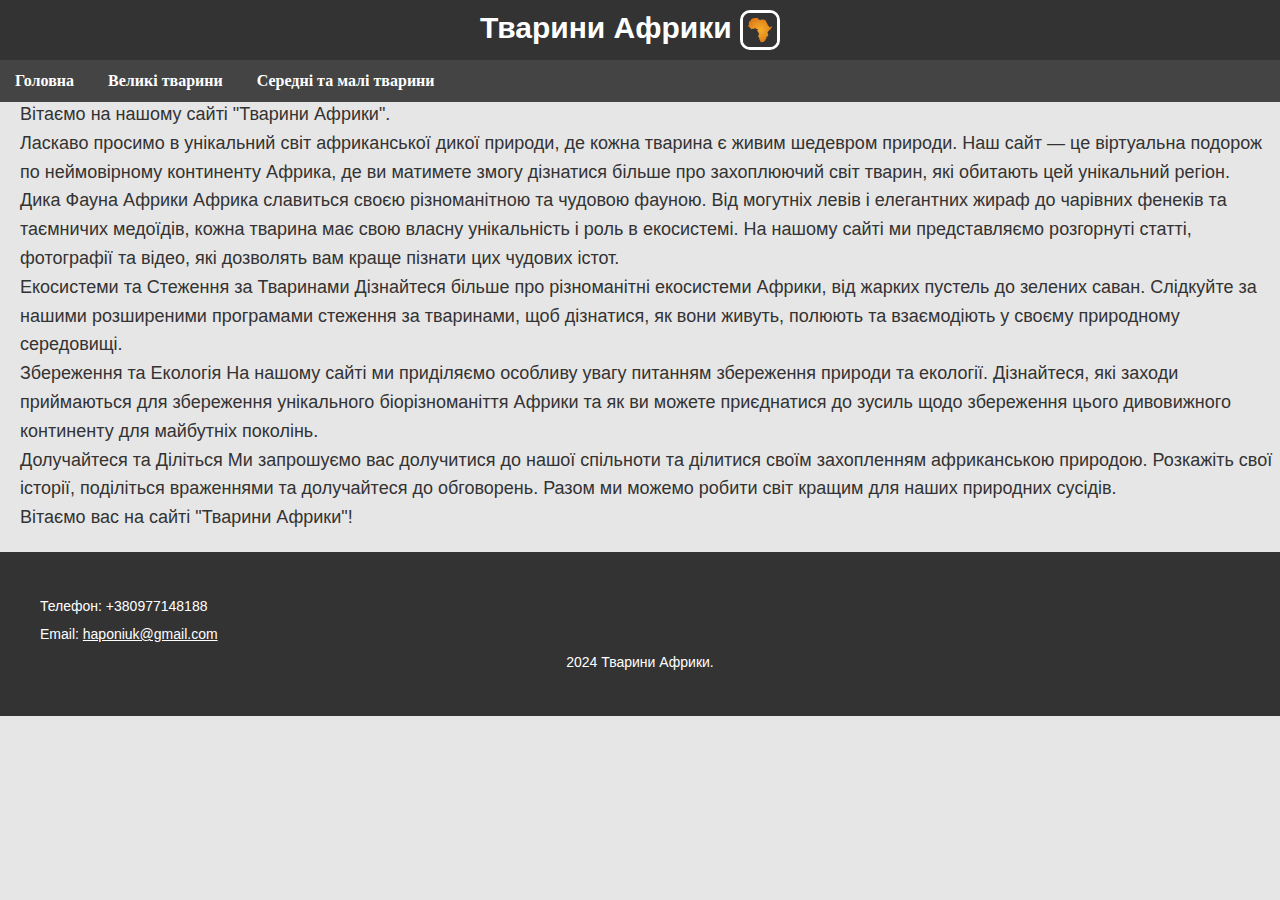
<file: index.html>
<!DOCTYPE html>
<html lang="en">

<head>
    <meta charset="UTF-8">
    <meta name="viewport" content="width=device-width, initial-scale=1.0">
    <title>Тварини Африки</title>
    <link rel="stylesheet" href="styles.css">
    <link rel="shortcut icon" href="images/icon.png" type="image/png">


</head>

<body>
    <div id="head">
        <header>
            <h1 class="fromLeft">
                Тварини Африки

                <img src="images/icon.png" alt="icon" id="icon">

            </h1>
        </header>

        <nav class="navigation show">
            <ul class="navigation__list">
                <li class="navigation__item"><a href="index.html">Головна</a></li>
                <li class="navigation__item"><a href="bigAnimals.html">Великі тварини</a></li>
                <li class="navigation__item"><a href="midleAnimals.html">Середні та малі тварини</a></li>
            </ul>
        </nav>
        <button class="burger">
            <span class="burger__item"></span>
            <span class="burger__item"></span>
            <span class="burger__item"></span>
        </button>
    </div>

    <div>
        <section class="wrap">
            <p>
            Вітаємо на нашому сайті "Тварини Африки".
            <br>
            Ласкаво просимо в унікальний світ африканської дикої природи, де кожна тварина є живим шедевром природи. Наш сайт — це
            віртуальна подорож по неймовірному континенту Африка, де ви матимете змогу дізнатися більше про захоплюючий світ тварин,
            які обитають цей унікальний регіон.
            <br>
            Дика Фауна Африки
            Африка славиться своєю різноманітною та чудовою фауною. Від могутніх левів і елегантних жираф до чарівних фенеків та
            таємничих медоїдів, кожна тварина має свою власну унікальність і роль в екосистемі. На нашому сайті ми представляємо
            розгорнуті статті, фотографії та відео, які дозволять вам краще пізнати цих чудових істот.
            <br>
            Екосистеми та Стеження за Тваринами
            Дізнайтеся більше про різноманітні екосистеми Африки, від жарких пустель до зелених саван. Слідкуйте за нашими
            розширеними програмами стеження за тваринами, щоб дізнатися, як вони живуть, полюють та взаємодіють у своєму природному
            середовищі.
            <br>
            Збереження та Екологія
            На нашому сайті ми приділяємо особливу увагу питанням збереження природи та екології. Дізнайтеся, які заходи приймаються
            для збереження унікального біорізноманіття Африки та як ви можете приєднатися до зусиль щодо збереження цього
            дивовижного континенту для майбутніх поколінь.
            <br>
            Долучайтеся та Діліться
            Ми запрошуємо вас долучитися до нашої спільноти та ділитися своїм захопленням африканською природою. Розкажіть свої
            історії, поділіться враженнями та долучайтеся до обговорень. Разом ми можемо робити світ кращим для наших природних
            сусідів.
            <br>
            Вітаємо вас на сайті "Тварини Африки"!
            </p>
        </section>
    </div>

    <footer>
        <div id="contact">
            Телефон: <span style="font-weight: normal;">+380977148188</span>
            <br>
            Email: <a href="mailto:haponiuk@gmail.com">haponiuk@gmail.com</a>
            <br>
        </div>

        <div id="end">2024 Тварини Африки.</div>
    </footer>

    <script src="script.js"></script>
</body>

</html>
</file>
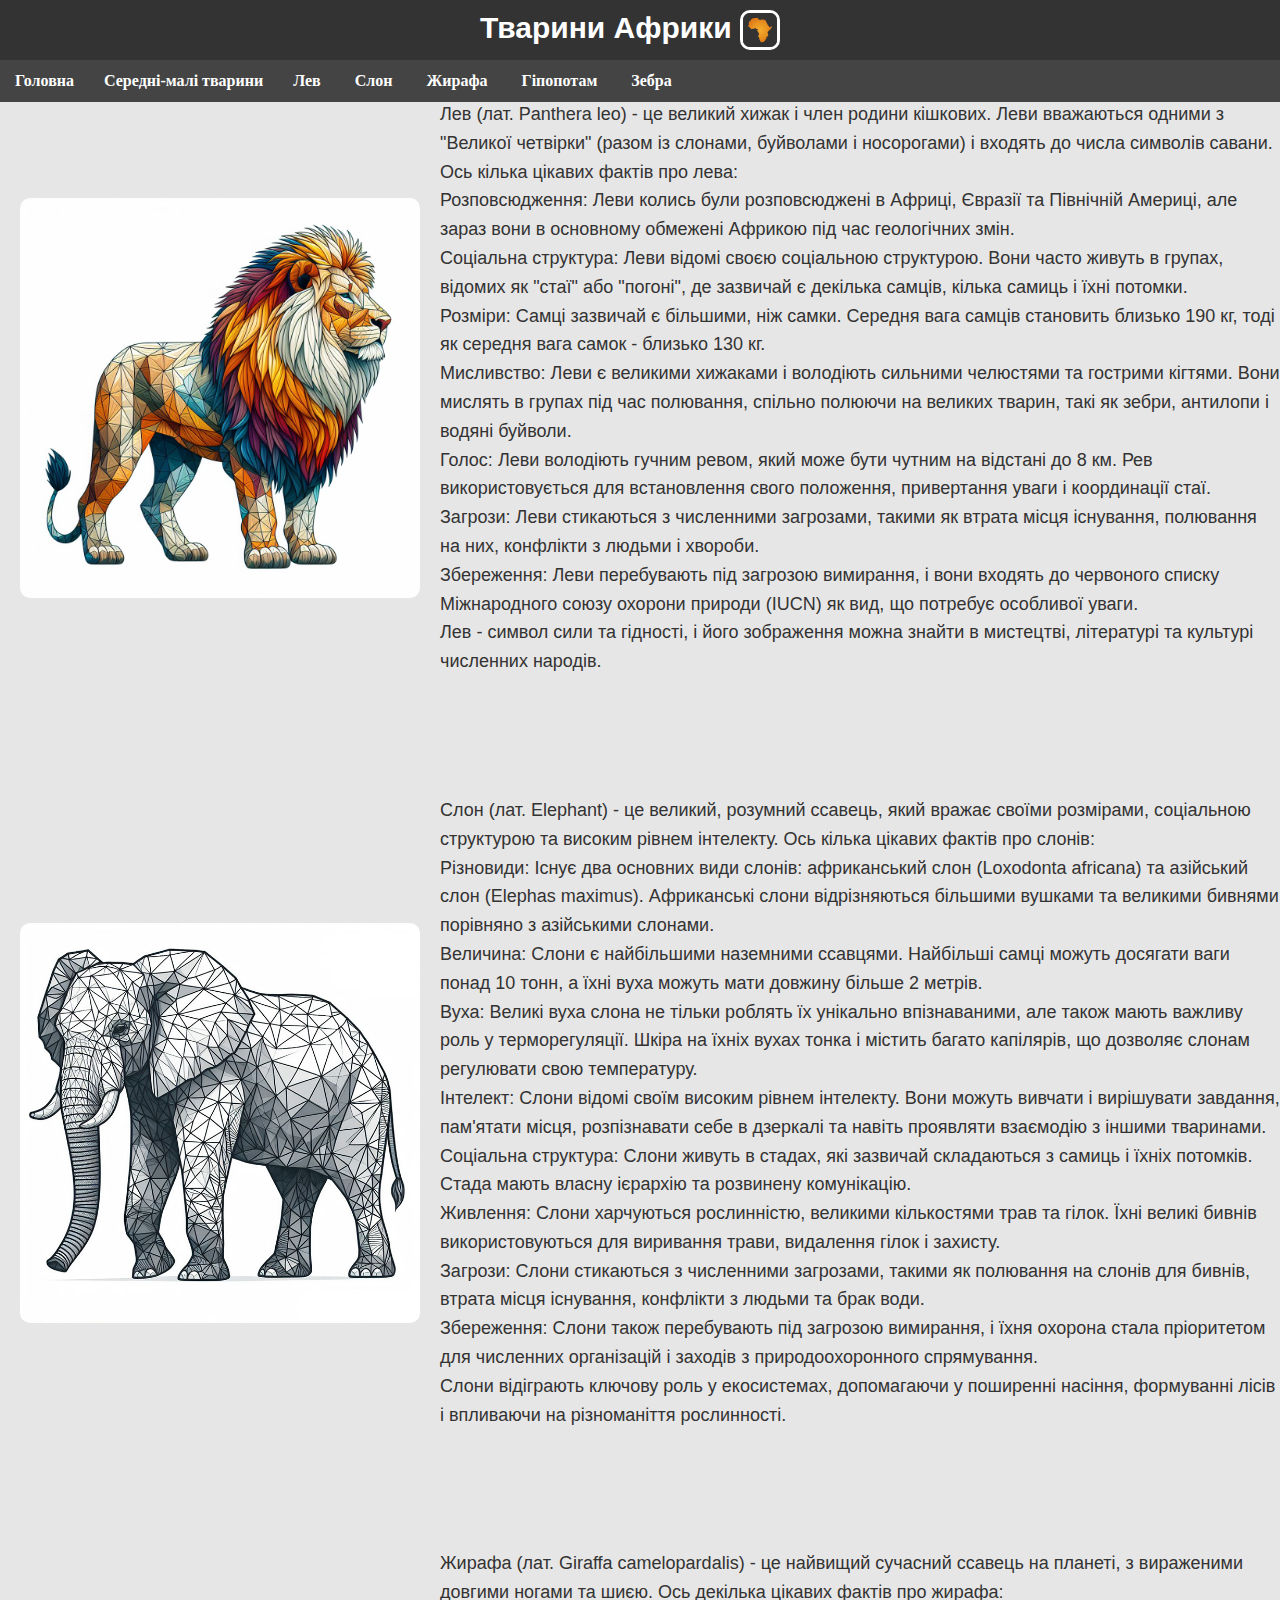
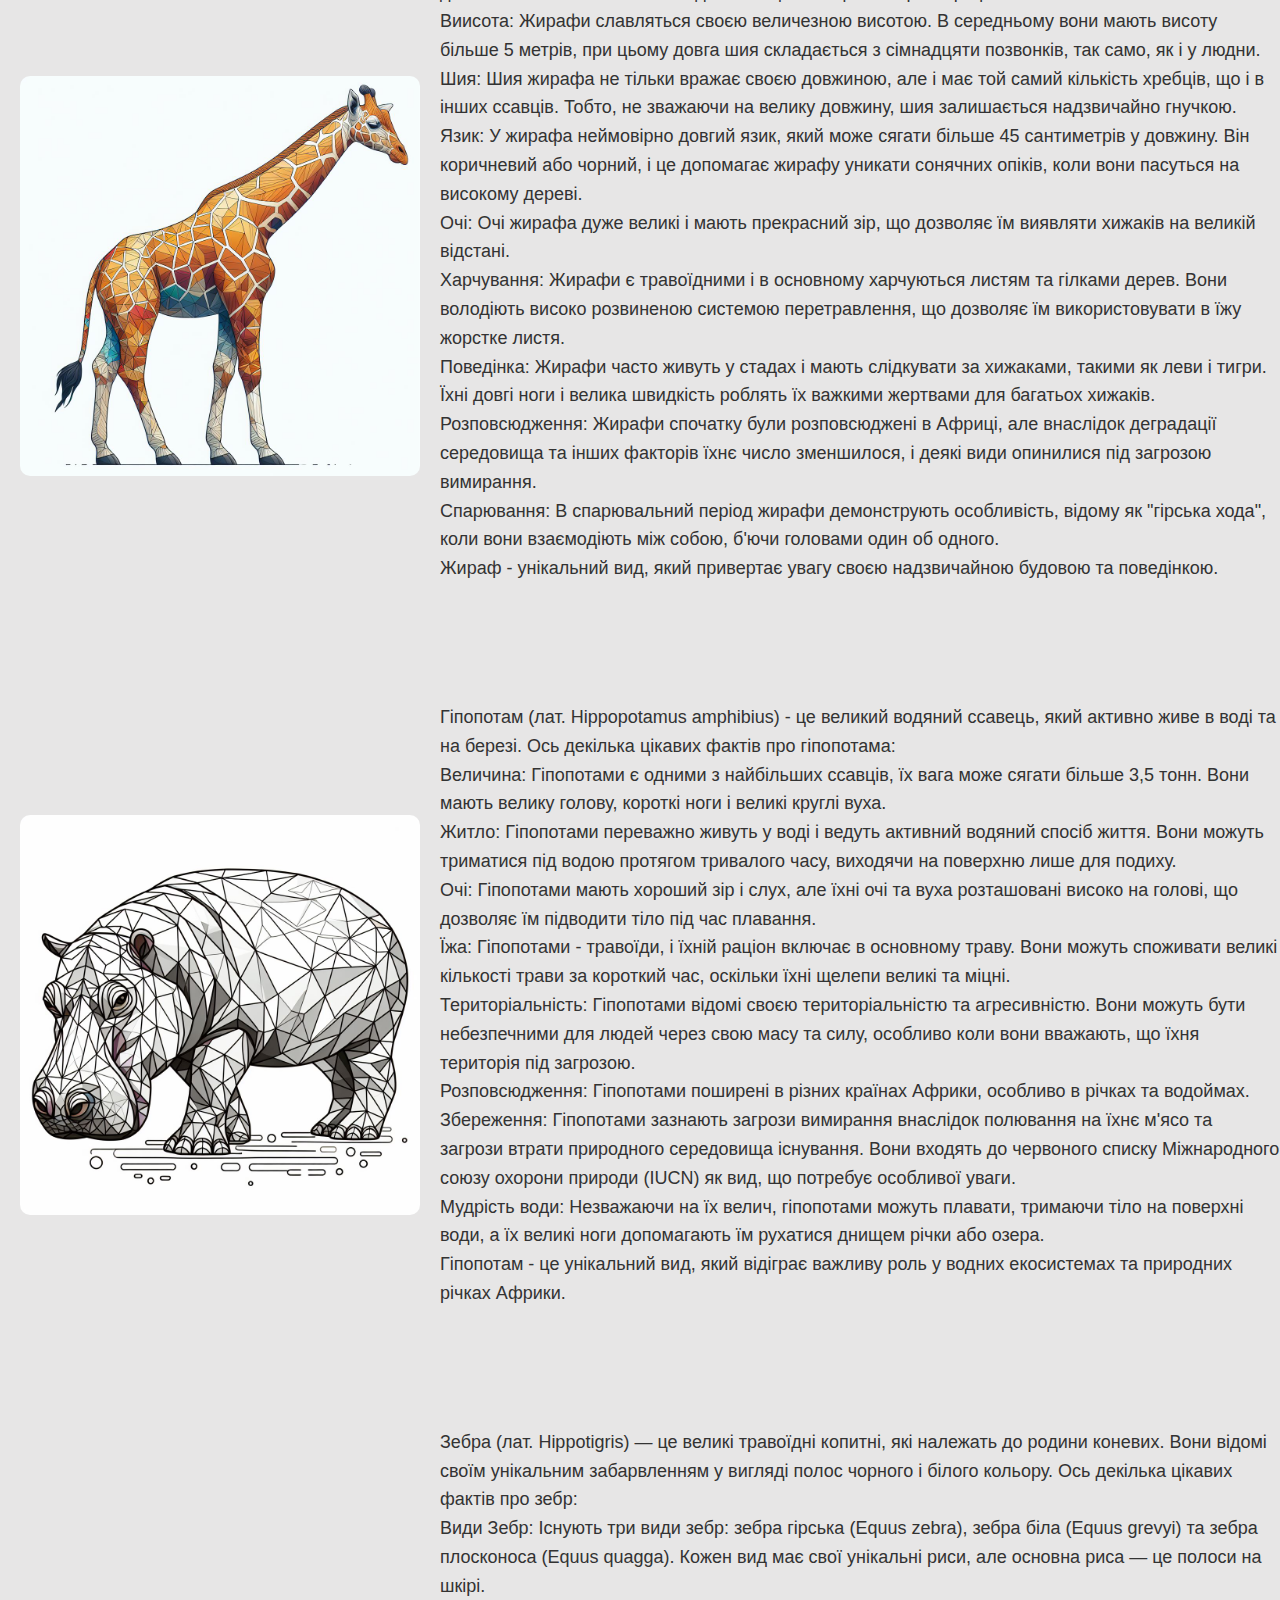
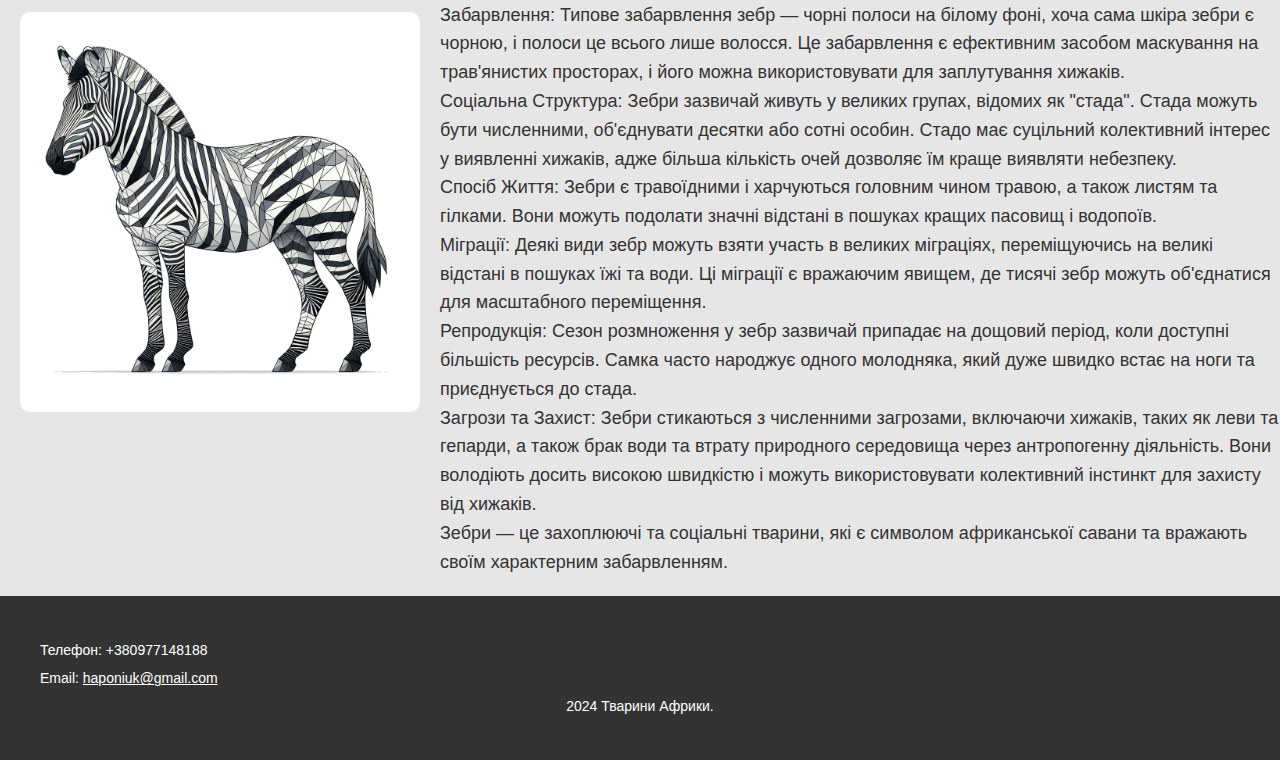
<file: bigAnimals.html>
<!DOCTYPE html>
<html lang="en">

<head>
    <meta charset="UTF-8">
    <meta name="viewport" content="width=device-width, initial-scale=1.0">
    <title>Тварини Африки</title>
    <link rel="stylesheet" href="styles.css">
    <link rel="shortcut icon" href="images/icon.png" type="image/png">


</head>

<body>
    <div id="head">
        <header>
            <h1 class="fromLeft">
                Тварини Африки
                <img src="images/icon.png" alt="icon" id="icon">
            </h1>
        </header>
        <nav class="navigation show">
            <ul class="navigation__list">
                <li class="navigation__item"><a href="index.html">Головна</a></liclass="navigation>
                <li class="navigation__item"><a href="midleAnimals.html">Середні-малі тварини</a></liclass="navigation__item">
                <li class="navigation__item"><a href="#lion">Лев</a></li>
                <li class="navigation__item"><a href="#elephant">Слон</a></li>
                <li class="navigation__item"><a href="#giraffe">Жирафа</a></li>
                <li class="navigation__item"><a href="#hippo">Гіпопотам</a></li>
                <li class="navigation__item"><a href="#zebra">Зебра</a></li>
            </ul>
        </nav>
        <button class="burger">
            <span class="burger__item"></span>
            <span class="burger__item"></span>
            <span class="burger__item"></span>
        </button>
    </div>

    <div>
        <section class="wrap" id="lion">
            <img src="images/Lion.jpg" alt="Лев">
            <p>
                Лев (лат. Panthera leo) - це великий хижак і член родини кішкових. Леви вважаються одними з "Великої
                четвірки" (разом із слонами, буйволами і носорогами) і входять до числа символів савани. Ось кілька
                цікавих
                фактів про лева:
                <br>
                Розповсюдження: Леви колись були розповсюджені в Африці, Євразії та Північній Америці, але зараз вони в
                основному обмежені Африкою під час геологічних змін.
                <br>
                Соціальна структура: Леви відомі своєю соціальною структурою. Вони часто живуть в групах, відомих як
                "стаї" або "погоні", де зазвичай є декілька самців, кілька самиць і їхні потомки.
                <br>
                Розміри: Самці зазвичай є більшими, ніж самки. Середня вага самців становить близько 190 кг, тоді як
                середня вага самок - близько 130 кг.
                <br>
                Мисливство: Леви є великими хижаками і володіють сильними челюстями та гострими кігтями. Вони мислять в
                групах під час полювання, спільно полюючи на великих тварин, такі як зебри, антилопи і водяні буйволи.
                <br>
                Голос: Леви володіють гучним ревом, який може бути чутним на відстані до 8 км. Рев використовується
                для встановлення свого положення, привертання уваги і координації стаї.
                <br>
                Загрози: Леви стикаються з численними загрозами, такими як втрата місця існування, полювання на них,
                конфлікти з людьми і хвороби.
                <br>
                Збереження: Леви перебувають під загрозою вимирання, і вони входять до червоного списку Міжнародного
                союзу охорони природи (IUCN) як вид, що потребує особливої уваги.
                <br>
                Лев - символ сили та гідності, і його зображення можна знайти в мистецтві, літературі та культурі
                численних народів.
            </p>
        </section>

        <section class="wrap" id="elephant">
            <img src="images/Elephant.jpg" alt="Слон">
            <p>
                Слон (лат. Elephant) - це великий, розумний ссавець, який вражає своїми розмірами, соціальною структурою
                та
                високим рівнем інтелекту. Ось кілька цікавих фактів про слонів:
                <br>
                Різновиди: Існує два основних види слонів: африканський слон (Loxodonta africana) та азійський слон
                (Elephas maximus). Африканські слони відрізняються більшими вушками та великими бивнями порівняно з
                азійськими слонами.
                <br>
                Величина: Слони є найбільшими наземними ссавцями. Найбільші самці можуть досягати ваги понад 10 тонн, а
                їхні вуха можуть мати довжину більше 2 метрів.
                <br>
                Вуха: Великі вуха слона не тільки роблять їх унікально впізнаваними, але також мають важливу роль у
                терморегуляції. Шкіра на їхніх вухах тонка і містить багато капілярів, що дозволяє слонам регулювати
                свою
                температуру.
                <br>
                Інтелект: Слони відомі своїм високим рівнем інтелекту. Вони можуть вивчати і вирішувати завдання,
                пам'ятати місця, розпізнавати себе в дзеркалі та навіть проявляти взаємодію з іншими тваринами.
                <br>
                Соціальна структура: Слони живуть в стадах, які зазвичай складаються з самиць і їхніх потомків. Стада
                мають власну ієрархію та розвинену комунікацію.
                <br>
                Живлення: Слони харчуються рослинністю, великими кількостями трав та гілок. Їхні великі бивнів
                використовуються для виривання трави, видалення гілок і захисту.
                <br>
                Загрози: Слони стикаються з численними загрозами, такими як полювання на слонів для бивнів, втрата місця
                існування, конфлікти з людьми та брак води.
                <br>
                Збереження: Слони також перебувають під загрозою вимирання, і їхня охорона стала пріоритетом для
                численних організацій і заходів з природоохоронного спрямування.
                <br>
                Слони відіграють ключову роль у екосистемах, допомагаючи у поширенні насіння, формуванні лісів і
                впливаючи на різноманіття рослинності.
            </p>
        </section>

        <section class="wrap" id="giraffe">
            <img src="images/Giraffe.jpg" alt="Жирафа">
            <p>
                Жирафа (лат. Giraffa camelopardalis) - це найвищий сучасний ссавець на планеті, з вираженими довгими
                ногами
                та шиєю. Ось декілька цікавих фактів про жирафа:
                <br>
                Виисота: Жирафи славляться своєю величезною висотою. В середньому вони мають висоту більше 5 метрів, при
                цьому довга шия складається з сімнадцяти позвонків, так само, як і у людни.
                <br>
                Шия: Шия жирафа не тільки вражає своєю довжиною, але і має той самий кількість хребців, що і в інших
                ссавців. Тобто, не зважаючи на велику довжину, шия залишається надзвичайно гнучкою.
                <br>
                Язик: У жирафа неймовірно довгий язик, який може сягати більше 45 сантиметрів у довжину. Він коричневий
                або чорний, і це допомагає жирафу уникати сонячних опіків, коли вони пасуться на високому дереві.
                <br>
                Очі: Очі жирафа дуже великі і мають прекрасний зір, що дозволяє їм виявляти хижаків на великій відстані.
                <br>
                Харчування: Жирафи є травоїдними і в основному харчуються листям та гілками дерев. Вони володіють високо
                розвиненою системою перетравлення, що дозволяє їм використовувати в їжу жорстке листя.
                <br>
                Поведінка: Жирафи часто живуть у стадах і мають слідкувати за хижаками, такими як леви і тигри. Їхні
                довгі ноги і велика швидкість роблять їх важкими жертвами для багатьох хижаків.
                <br>
                Розповсюдження: Жирафи спочатку були розповсюджені в Африці, але внаслідок деградації середовища та
                інших факторів їхнє число зменшилося, і деякі види опинилися під загрозою вимирання.
                <br>
                Спарювання: В спарювальний період жирафи демонструють особливість, відому як "гірська хода", коли вони
                взаємодіють між собою, б'ючи головами один об одного.
                <br>
                Жираф - унікальний вид, який привертає увагу своєю надзвичайною будовою та поведінкою.
            </p>
        </section>

        <section class="wrap" id="hippo">
            <img src="images/Hippo.jpg" alt="Гіпопотам">
            <p>
                Гіпопотам (лат. Hippopotamus amphibius) - це великий водяний ссавець, який активно живе в воді та на
                березі.
                Ось декілька цікавих фактів про гіпопотама:
                <br>
                Величина: Гіпопотами є одними з найбільших ссавців, їх вага може сягати більше 3,5 тонн. Вони мають
                велику голову, короткі ноги і великі круглі вуха.
                <br>
                Житло: Гіпопотами переважно живуть у воді і ведуть активний водяний спосіб життя. Вони можуть триматися
                під водою протягом тривалого часу, виходячи на поверхню лише для подиху.
                <br>
                Очі: Гіпопотами мають хороший зір і слух, але їхні очі та вуха розташовані високо на голові, що дозволяє
                їм підводити тіло під час плавання.
                <br>
                Їжа: Гіпопотами - травоїди, і їхній раціон включає в основному траву. Вони можуть споживати великі
                кількості трави за короткий час, оскільки їхні щелепи великі та міцні.
                <br>
                Територіальність: Гіпопотами відомі своєю територіальністю та агресивністю. Вони можуть бути
                небезпечними для людей через свою масу та силу, особливо коли вони вважають, що їхня територія під
                загрозою.
                <br>
                Розповсюдження: Гіпопотами поширені в різних країнах Африки, особливо в річках та водоймах.
                <br>
                Збереження: Гіпопотами зазнають загрози вимирання внаслідок полювання на їхнє м'ясо та загрози втрати
                природного середовища існування. Вони входять до червоного списку Міжнародного союзу охорони природи
                (IUCN)
                як вид, що потребує особливої уваги.
                <br>
                Мудрість води: Незважаючи на їх велич, гіпопотами можуть плавати, тримаючи тіло на поверхні води, а їх
                великі ноги допомагають їм рухатися днищем річки або озера.
                <br>
                Гіпопотам - це унікальний вид, який відіграє важливу роль у водних екосистемах та природних річках
                Африки.
            </p>
        </section>

        <section class="wrap" id="zebra">
            <img src="images/Zebra.jpg" alt="Зебра">
            <p>
                Зебра (лат. Hippotigris) — це великі травоїдні копитні, які належать до родини коневих. Вони відомі
                своїм унікальним забарвленням у вигляді полос чорного і білого кольору. Ось декілька цікавих фактів про
                зебр:
                <br>
                Види Зебр:
                Існують три види зебр: зебра гірська (Equus zebra), зебра біла (Equus grevyi) та зебра плосконоса (Equus
                quagga).
                Кожен вид має свої унікальні риси, але основна риса — це полоси на шкірі.
                <br>Забарвлення:
                Типове забарвлення зебр — чорні полоси на білому фоні, хоча сама шкіра зебри є чорною, і полоси це
                всього
                лише волосся.
                Це забарвлення є ефективним засобом маскування на трав'янистих просторах, і його можна використовувати
                для
                заплутування хижаків.
                <br>
                Соціальна Структура:
                Зебри зазвичай живуть у великих групах, відомих як "стада". Стада можуть бути численними, об'єднувати
                десятки або сотні особин.
                Стадо має суцільний колективний інтерес у виявленні хижаків, адже більша кількість очей дозволяє їм
                краще
                виявляти небезпеку.
                <br>
                Спосіб Життя:
                Зебри є травоїдними і харчуються головним чином травою, а також листям та гілками.
                Вони можуть подолати значні відстані в пошуках кращих пасовищ і водопоїв.
                <br>
                Міграції:
                Деякі види зебр можуть взяти участь в великих міграціях, переміщуючись на великі відстані в пошуках їжі
                та
                води.
                Ці міграції є вражаючим явищем, де тисячі зебр можуть об'єднатися для масштабного переміщення.
                <br>
                Репродукція:
                Сезон розмноження у зебр зазвичай припадає на дощовий період, коли доступні більшість ресурсів.
                Самка часто народжує одного молодняка, який дуже швидко встає на ноги та приєднується до стада.
                <br>
                Загрози та Захист:
                Зебри стикаються з численними загрозами, включаючи хижаків, таких як леви та гепарди, а також брак води
                та
                втрату природного середовища через антропогенну діяльність.
                Вони володіють досить високою швидкістю і можуть використовувати колективний інстинкт для захисту від
                хижаків.
                <br>
                Зебри — це захоплюючі та соціальні тварини, які є символом африканської савани та вражають своїм
                характерним
                забарвленням.
            </p>
        </section>
    </div>

    <footer>
        <div id="contact">
            Телефон: <span style="font-weight: normal;">+380977148188</span>
            <br>
            Email: <a href="mailto:haponiuk@gmail.com">haponiuk@gmail.com</a>
            <br>
        </div>

        <div id="end">2024 Тварини Африки.</div>
    </footer>

    <script src="script.js"></script>
</body>

</html>
</file>
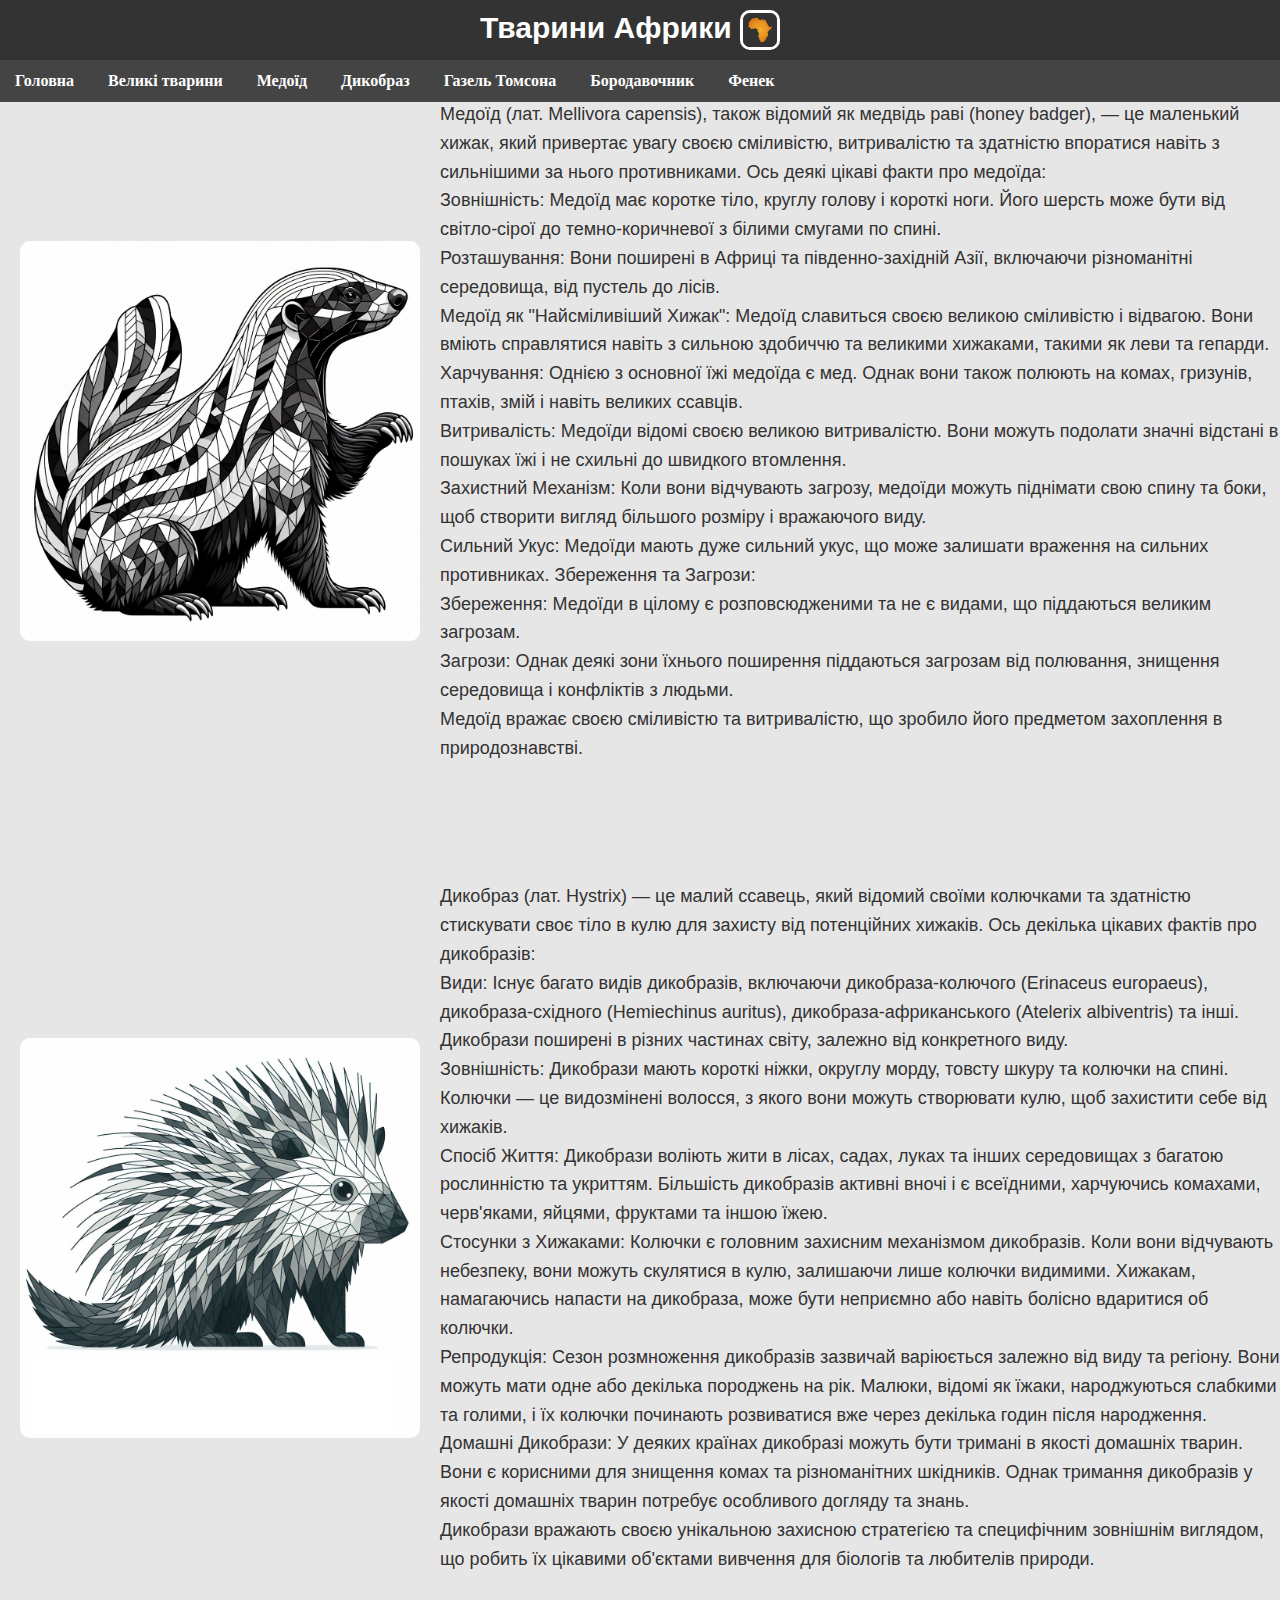
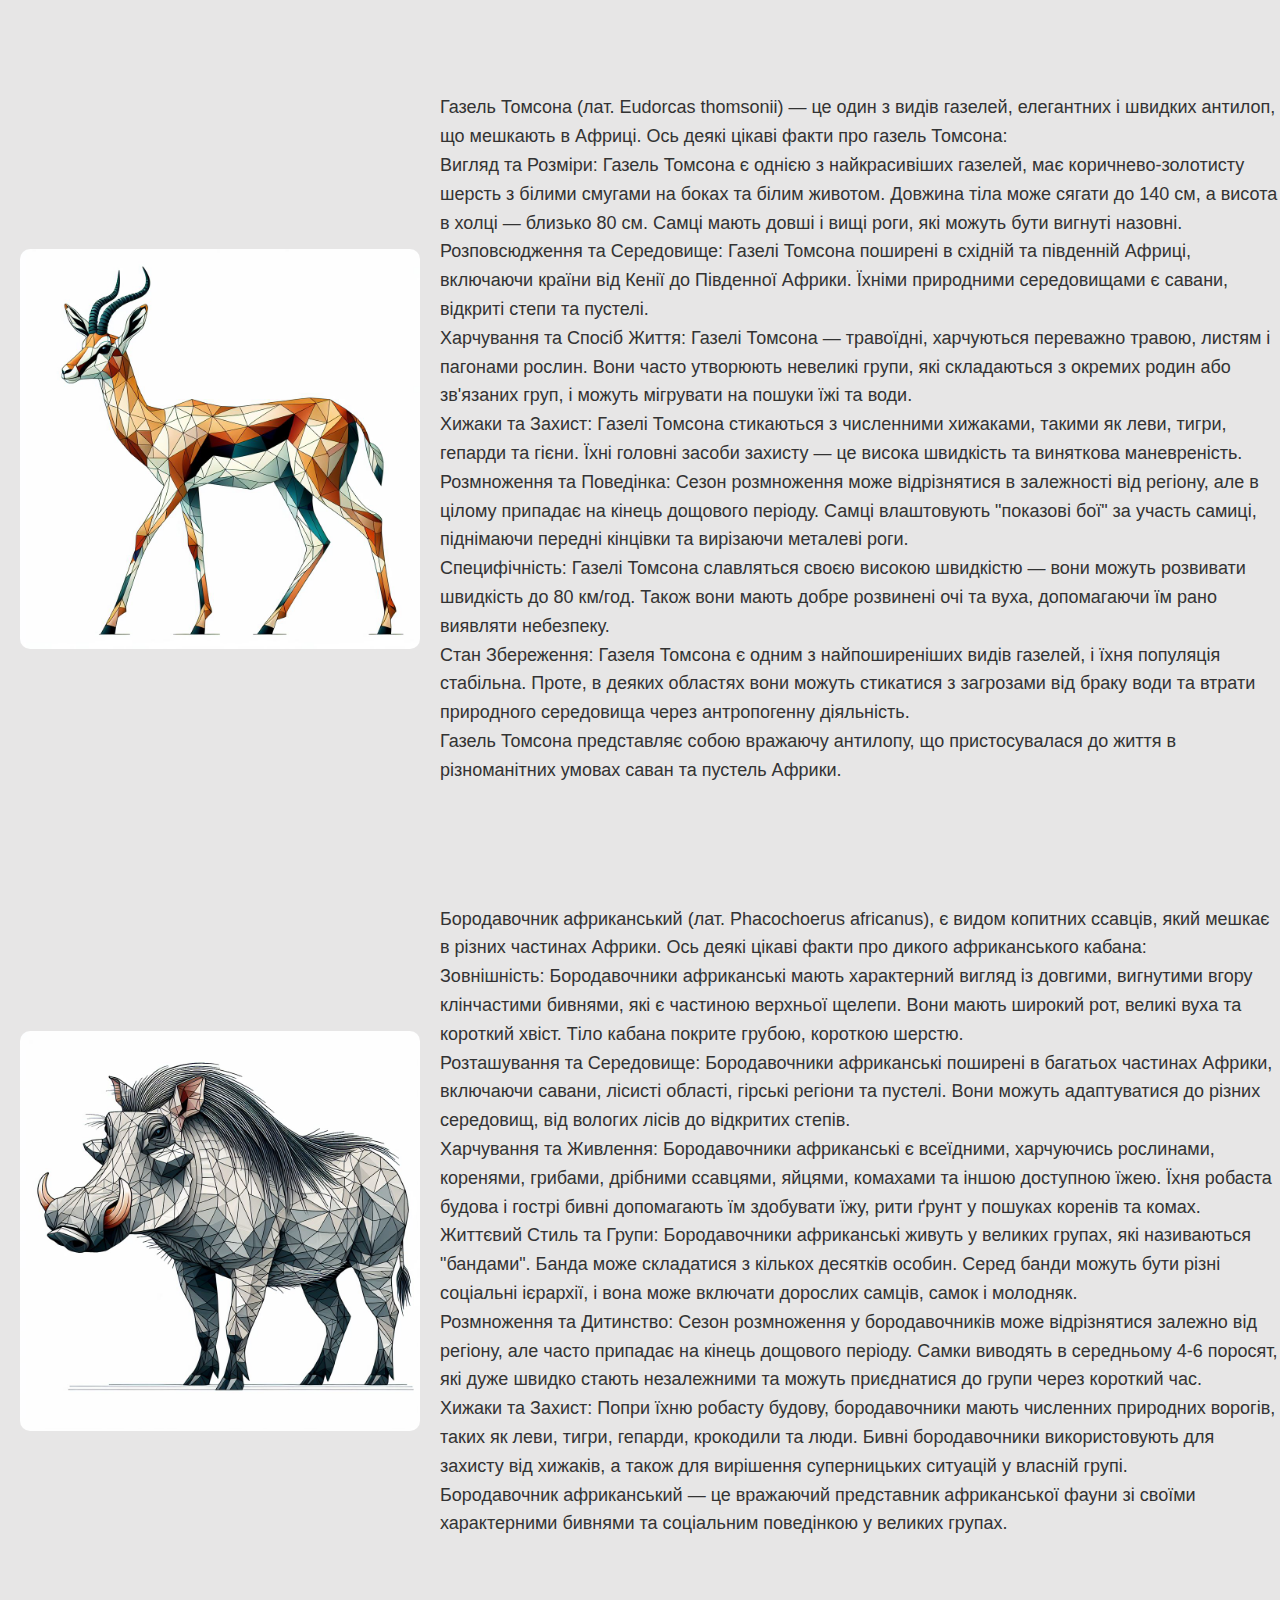
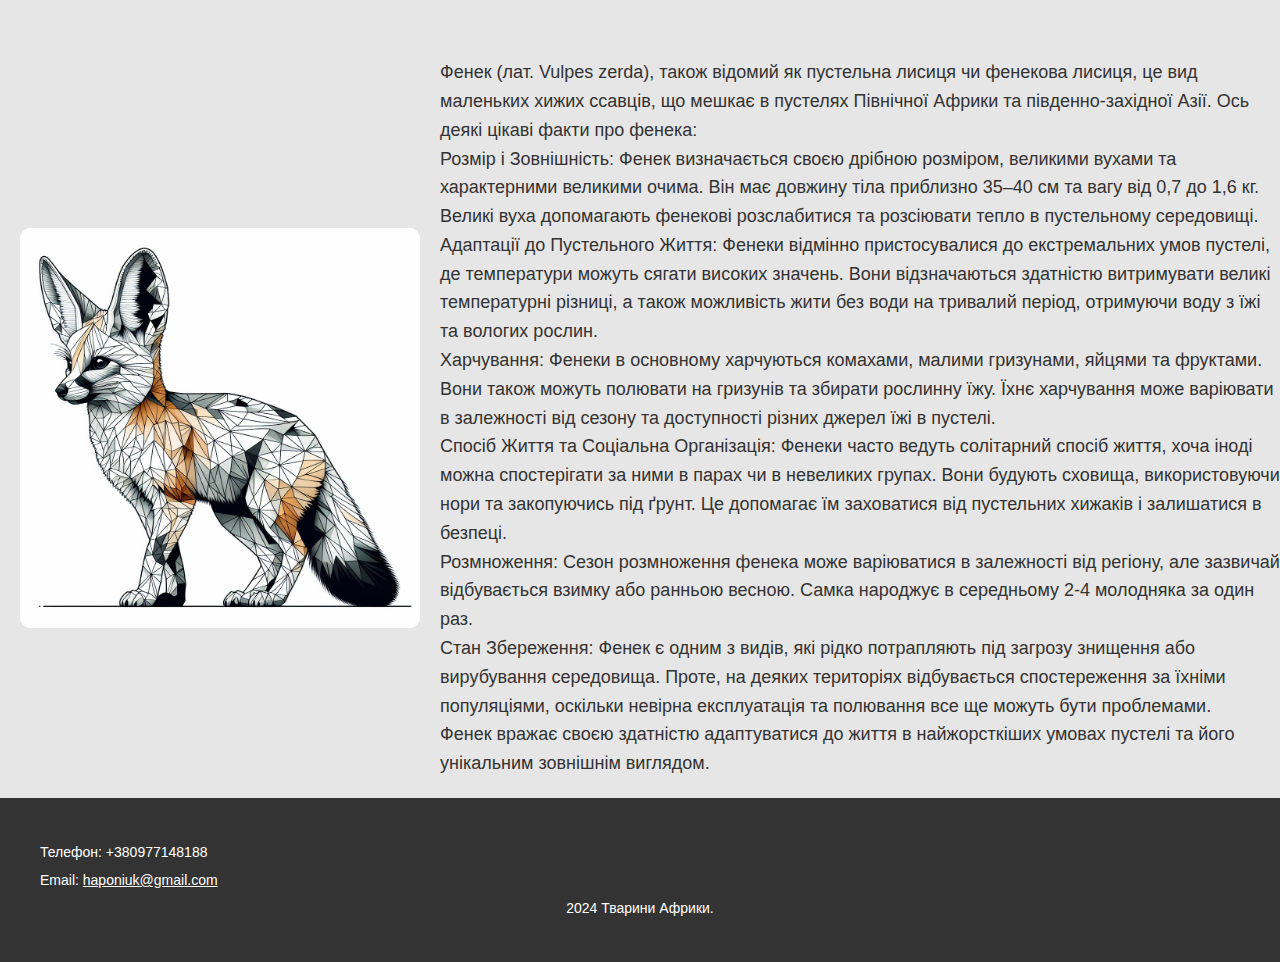
<file: midleAnimals.html>
<!DOCTYPE html>
<html lang="en">

<head>
    <meta charset="UTF-8">
    <meta name="viewport" content="width=device-width, initial-scale=1.0">
    <title>Тварини Африки</title>
    <link rel="stylesheet" href="styles.css">
    <link rel="shortcut icon" href="images/icon.png" type="image/png">


</head>

<body>
    <div id="head">
        <header>
            <h1 class="fromLeft">Тварини Африки
                <img src="images/icon.png" alt="icon" id="icon">

            </h1>
        </header>

        <nav class="navigation show">
            <ul class="navigation__list">
                <li class="navigation__item"><a href="index.html">Головна</a></li>
                <li class="navigation__item"><a href="bigAnimals.html">Великі тварини</a></li>
                <li class="navigation__item"><a href="#honeybadger">Медоїд</a></li>
                <li class="navigation__item"><a href="#porcupine">Дикобраз</a></li>
                <li class="navigation__item"><a href="#thomsonsgazelle">Газель Томсона</a></li>
                <li class="navigation__item"><a href="#warthog">Бородавочник</a></li>
                <li class="navigation__item"><a href="#fenech">Фенек</a></li>
            </ul>
        </nav>
            <button class="burger">
                <span class="burger__item"></span>
                <span class="burger__item"></span>
                <span class="burger__item"></span>
            </button>
    </div>

    <div>
        <section class="wrap" id="honeybadger">
            <img src="images/HoneyBadger.jpg" alt="Медоїд">
            <p>
                Медоїд (лат. Mellivora capensis), також відомий як медвідь раві (honey badger), — це
                маленький хижак, який привертає увагу своєю сміливістю, витривалістю та здатністю впоратися навіть з
                сильнішими за нього противниками. Ось деякі цікаві факти про медоїда:
                <br>
                Зовнішність: Медоїд має коротке тіло, круглу голову і короткі ноги. Його шерсть може бути від
                світло-сірої
                до темно-коричневої з білими смугами по спині.
                <br>
                Розташування: Вони поширені в Африці та південно-західній Азії, включаючи різноманітні середовища, від
                пустель до лісів.
                <br>
                Медоїд як "Найсміливіший Хижак": Медоїд славиться своєю великою сміливістю і відвагою. Вони вміють
                справлятися навіть з сильною здобиччю та великими хижаками, такими як леви та гепарди.
                <br>
                Харчування: Однією з основної їжі медоїда є мед. Однак вони також полюють на комах, гризунів, птахів,
                змій і навіть великих ссавців.
                <br>
                Витривалість: Медоїди відомі своєю великою витривалістю. Вони можуть подолати значні відстані в пошуках
                їжі
                і не схильні до швидкого втомлення.
                <br>
                Захистний Механізм: Коли вони відчувають загрозу, медоїди можуть піднімати свою спину та боки, щоб
                створити
                вигляд більшого розміру і вражаючого виду.
                <br>
                Сильний Укус: Медоїди мають дуже сильний укус, що може залишати враження на сильних противниках.
                Збереження та Загрози:
                <br>
                Збереження: Медоїди в цілому є розповсюдженими та не є видами, що піддаються великим загрозам.
                <br>
                Загрози: Однак деякі зони їхнього поширення піддаються загрозам від полювання, знищення середовища і
                конфліктів з людьми.
                <br>
                Медоїд вражає своєю сміливістю та витривалістю, що зробило його предметом захоплення в природознавстві.
            </p>
        </section>
        <section class="wrap" id="porcupine">
            <img src="images/Porcupine.jpg" alt="Дикобраз">
            <p>
                Дикобраз (лат. Hystrix) — це малий ссавець, який відомий своїми колючками та здатністю стискувати своє
                тіло
                в кулю для
                захисту від потенційних хижаків. Ось декілька цікавих фактів про дикобразів:
                <br>
                Види: Існує багато видів дикобразів, включаючи дикобраза-колючого (Erinaceus europaeus),
                дикобраза-східного
                (Hemiechinus auritus), дикобраза-африканського (Atelerix albiventris) та інші. Дикобрази поширені в
                різних
                частинах світу, залежно від конкретного виду.
                <br>
                Зовнішність: Дикобрази мають короткі ніжки, округлу морду, товсту шкуру та колючки на спині.
                Колючки — це видозмінені волосся, з якого вони можуть створювати кулю, щоб захистити себе від хижаків.
                <br>
                Спосіб Життя: Дикобрази воліють жити в лісах, садах, луках та інших середовищах з багатою рослинністю та
                укриттям. Більшість дикобразів активні вночі і є всеїдними, харчуючись комахами, черв'яками, яйцями,
                фруктами та іншою їжею.
                <br>
                Стосунки з Хижаками: Колючки є головним захисним механізмом дикобразів. Коли вони відчувають небезпеку,
                вони
                можуть скулятися в кулю, залишаючи лише колючки видимими. Хижакам, намагаючись напасти на дикобраза,
                може
                бути неприємно або навіть болісно вдаритися об колючки.
                <br>
                Репродукція: Сезон розмноження дикобразів зазвичай варіюється залежно від виду та регіону. Вони можуть
                мати
                одне або декілька породжень на рік. Малюки, відомі як їжаки, народжуються слабкими та голими, і їх
                колючки
                починають розвиватися вже через декілька годин після народження.
                <br>
                Домашні Дикобрази: У деяких країнах дикобразі можуть бути тримані в якості домашніх тварин. Вони є
                корисними
                для знищення комах та різноманітних шкідників. Однак тримання дикобразів у якості домашніх тварин
                потребує
                особливого догляду та знань.
                <br>
                Дикобрази вражають своєю унікальною захисною стратегією та специфічним зовнішнім виглядом, що робить їх
                цікавими об'єктами вивчення для біологів та любителів природи.
            </p>
        </section>

        <section class="wrap" id="thomsonsgazelle">
            <img src="images/ThomsonsGazelle.jpg" alt="Газель Томсона">
            <p>
                Газель Томсона (лат. Eudorcas thomsonii) — це один з видів газелей, елегантних і швидких антилоп, що
                мешкають в Африці. Ось деякі цікаві факти про газель Томсона:
                <br>
                Вигляд та Розміри:
                Газель Томсона є однією з найкрасивіших газелей, має коричнево-золотисту шерсть з білими смугами на
                боках та
                білим животом.
                Довжина тіла може сягати до 140 см, а висота в холці — близько 80 см. Самці мають довші і вищі роги, які
                можуть бути вигнуті назовні.
                <br>
                Розповсюдження та Середовище:
                Газелі Томсона поширені в східній та південній Африці, включаючи країни від Кенії до Південної Африки.
                Їхніми природними середовищами є савани, відкриті степи та пустелі.
                <br>
                Харчування та Спосіб Життя:
                Газелі Томсона — травоїдні, харчуються переважно травою, листям і пагонами рослин.
                Вони часто утворюють невеликі групи, які складаються з окремих родин або зв'язаних груп, і можуть
                мігрувати
                на пошуки їжі та води.
                <br>
                Хижаки та Захист:
                Газелі Томсона стикаються з численними хижаками, такими як леви, тигри, гепарди та гієни.
                Їхні головні засоби захисту — це висока швидкість та виняткова маневреність.
                <br>
                Розмноження та Поведінка:
                Сезон розмноження може відрізнятися в залежності від регіону, але в цілому припадає на кінець дощового
                періоду.
                Самці влаштовують "показові бої" за участь самиці, піднімаючи передні кінцівки та вирізаючи металеві
                роги.
                <br>
                Специфічність:
                Газелі Томсона славляться своєю високою швидкістю — вони можуть розвивати швидкість до 80 км/год.
                Також вони мають добре розвинені очі та вуха, допомагаючи їм рано виявляти небезпеку.
                <br>
                Стан Збереження:
                Газеля Томсона є одним з найпоширеніших видів газелей, і їхня популяція стабільна.
                Проте, в деяких областях вони можуть стикатися з загрозами від браку води та втрати природного
                середовища
                через антропогенну діяльність.
                <br>
                Газель Томсона представляє собою вражаючу антилопу, що пристосувалася до життя в різноманітних умовах
                саван
                та пустель Африки.
            </p>
        </section>

        <section class="wrap" id="warthog">
            <img src="images/Warthog.jpg" alt="Бородавочник">
            <p>
                Бородавочник африканський (лат. Phacochoerus africanus), є видом копитних ссавців, який
                мешкає в різних частинах Африки. Ось деякі цікаві факти про дикого африканського кабана:
                <br>
                Зовнішність:
                Бородавочники африканські мають характерний вигляд із довгими, вигнутими вгору клінчастими бивнями, які
                є
                частиною верхньої щелепи.
                Вони мають широкий рот, великі вуха та короткий хвіст. Тіло кабана покрите грубою, короткою шерстю.
                <br>
                Розташування та Середовище:
                Бородавочники африканські поширені в багатьох частинах Африки, включаючи савани, лісисті області,
                гірські
                регіони та пустелі.
                Вони можуть адаптуватися до різних середовищ, від вологих лісів до відкритих степів.
                <br>
                Харчування та Живлення:
                Бородавочники африканські є всеїдними, харчуючись рослинами, коренями, грибами, дрібними ссавцями,
                яйцями,
                комахами та
                іншою доступною їжею.
                Їхня робаста будова і гострі бивні допомагають їм здобувати їжу, рити ґрунт у пошуках коренів та комах.
                <br>
                Життєвий Стиль та Групи:
                Бородавочники африканські живуть у великих групах, які називаються "бандами". Банда може складатися з
                кількох десятків
                особин.
                Серед банди можуть бути різні соціальні ієрархії, і вона може включати дорослих самців, самок і
                молодняк.
                <br>
                Розмноження та Дитинство:
                Сезон розмноження у бородавочників може відрізнятися залежно від регіону, але часто припадає на кінець
                дощового
                періоду.
                Самки виводять в середньому 4-6 поросят, які дуже швидко стають незалежними та можуть приєднатися до
                групи
                через короткий час.
                <br>
                Хижаки та Захист:
                Попри їхню робасту будову, бородавочники мають численних природних ворогів, таких як леви, тигри,
                гепарди,
                крокодили та люди.
                Бивні бородавочники використовують для захисту від хижаків, а також для вирішення суперницьких ситуацій
                у
                власній групі.
                <br>
                Бородавочник африканський — це вражаючий представник африканської фауни зі своїми характерними бивнями
                та
                соціальним поведінкою у великих групах.
            </p>
        </section>

        <section class="wrap" id="fenech">
            <img src="images/Fenech.jpg" alt="Фенек">
            <p>
                Фенек (лат. Vulpes zerda), також відомий як пустельна лисиця чи фенекова лисиця, це вид маленьких хижих
                ссавців, що мешкає в пустелях Північної Африки та південно-західної Азії. Ось деякі цікаві факти про
                фенека:
                <br>
                Розмір і Зовнішність:
                Фенек визначається своєю дрібною розміром, великими вухами та характерними великими очима. Він має
                довжину
                тіла приблизно 35–40 см та вагу від 0,7 до 1,6 кг.
                Великі вуха допомагають фенекові розслабитися та розсіювати тепло в пустельному середовищі.
                <br>
                Адаптації до Пустельного Життя:
                Фенеки відмінно пристосувалися до екстремальних умов пустелі, де температури можуть сягати високих
                значень.
                Вони відзначаються здатністю витримувати великі температурні різниці, а також можливість жити без води
                на
                тривалий період, отримуючи воду з їжі та вологих рослин.
                <br>
                Харчування:
                Фенеки в основному харчуються комахами, малими гризунами, яйцями та фруктами. Вони також можуть полювати
                на
                гризунів та збирати рослинну їжу.
                Їхнє харчування може варіювати в залежності від сезону та доступності різних джерел їжі в пустелі.
                <br>
                Спосіб Життя та Соціальна Організація:
                Фенеки часто ведуть солітарний спосіб життя, хоча іноді можна спостерігати за ними в парах чи в
                невеликих
                групах.
                Вони будують сховища, використовуючи нори та закопуючись під ґрунт. Це допомагає їм заховатися від
                пустельних хижаків і залишатися в безпеці.
                <br>
                Розмноження:
                Сезон розмноження фенека може варіюватися в залежності від регіону, але зазвичай відбувається взимку або
                ранньою весною.
                Самка народжує в середньому 2-4 молодняка за один раз.
                <br>
                Стан Збереження:
                Фенек є одним з видів, які рідко потрапляють під загрозу знищення або вирубування середовища.
                Проте, на деяких територіях відбувається спостереження за їхніми популяціями, оскільки невірна
                експлуатація
                та полювання все ще можуть бути проблемами.
                <br>
                Фенек вражає своєю здатністю адаптуватися до життя в найжорсткіших умовах пустелі та його унікальним
                зовнішнім виглядом.
            </p>
        </section>
    </div>

    <footer>
        <div id="contact">
            Телефон: <span style="font-weight: normal;">+380977148188</span>
            <br>
            Email: <a href="mailto:haponiuk@gmail.com">haponiuk@gmail.com</a>
            <br>
        </div>

        <div id="end">2024 Тварини Африки.</div>
    </footer>

    <script src="script.js"></script>
</body>

</html>
</file>
<file: styles.css>
section {
    padding-left: 20px;
    padding-top: 100px;
    display: flex;
    align-items: center;
}


body{
    overflow-x: hidden;
}

img {
    max-width: 400px;
    margin-right: 20px;
    border-radius: 10px;
}

header {
    background-color: #333;

    color: #fff;
    padding: 10px;
    text-align: center;
}

nav {
    background-color: #444;
    padding: 5px;
}

nav ul {
    list-style-type: none;
    margin: 0;
    padding: 0;
    text-align: center;
}

nav li {
    display: inline-block;
    margin-right: 10px;
}

nav a {
    text-decoration: none;
    color: #fff;
    font-weight: bold;
    padding: 5px 10px;
    border-radius: 10px;
    transition: background-color 0.3s;
}

nav a:hover {
    background-color: #666;
}

p {
    font-family: 'Arial', sans-serif;
    font-size: 18px;
    line-height: 1.6;
    color: #333;
    margin-bottom: 20px;
}

footer {
    text-align: center;
    background-color: #333;
    color: #fff;
    padding: 40px;
}

h1 {
    font-family: 'Arial', sans-serif;
    font-size: 30px;
    margin: 0;
}

body {
    background-color: #e7e6e6;
    margin: 0;
    padding: 0;
}

a {
    line-height: 2;
    text-align: left;
    color: #fff;
}

#contact {
    font-family: 'Arial', sans-serif;
    font-size: 14px;
    line-height: 2;
    text-align: left;
    color: #fff;
    text-decoration: dashed;
}

#end {
    font-family: 'Arial', sans-serif;
    font-size: 14px;
    line-height: 2;
    text-align: center;
    color: #fff;
}

#gif {
    display: flex;
    justify-content: center;
    align-items: center;
    height: 550px;
}

#head {
    position: fixed;
    width: 100%;
    z-index: 1000;
}

#icon {
    width: 40px;
    border-color: #dbdbdb;
    border: solid;
    border-radius: 10px;
    vertical-align: middle;
}

/* PARALAX Animation */ 
.fromLeft{
    animation: 1s paralax ease-in-out; 
}

@keyframes paralax {
    0%{
        transform: translateX(-100px);
        opacity: 0%;
    }
    70% {
        transform: translateX(5px);
        opacity: 100%;
    }
    100% {
        transform: translateX(0);
        opacity: 100%;
    }
}

@media (max-width: 700px) {
    .navigation {
        flex-direction: row;
        height: 100vh;
        width: 100%;
        position: fixed;
    }

    .navigation__list {
        display: flex;
        flex-direction: column;
    }
}

*{
    padding: 0;
    margin: 0;
    box-sizing: border-box;
    border: none;
}

button{
    appearance: none;
}

.burger{
    top: 1rem;
    left: 1rem;
    background: rgba(0,0,0,0);
    width: 50px;
    height: 50px;
    display: none;
    justify-content: space-between;
    position: relative;
}

.burger__item {
    position: absolute;
    z-index: 100;
    width: 50px;
    height: 5px;
    background-color: orange;
}

span:nth-child(0) {
}

span:nth-child(1) {
    transform: translateY(20px);
}

span:nth-child(2) {
    transform: translateY(40px);
}

.show {
    display: flex;
}


.wrap {
    display: flex;
    flex-wrap: nowrap;
}


@media (max-width: 700px) {
    .burger {
        display: flex;
    }

    .show {
        display: none;
    }

    .wrap {
        flex-wrap: wrap;
    }
}
</file>
